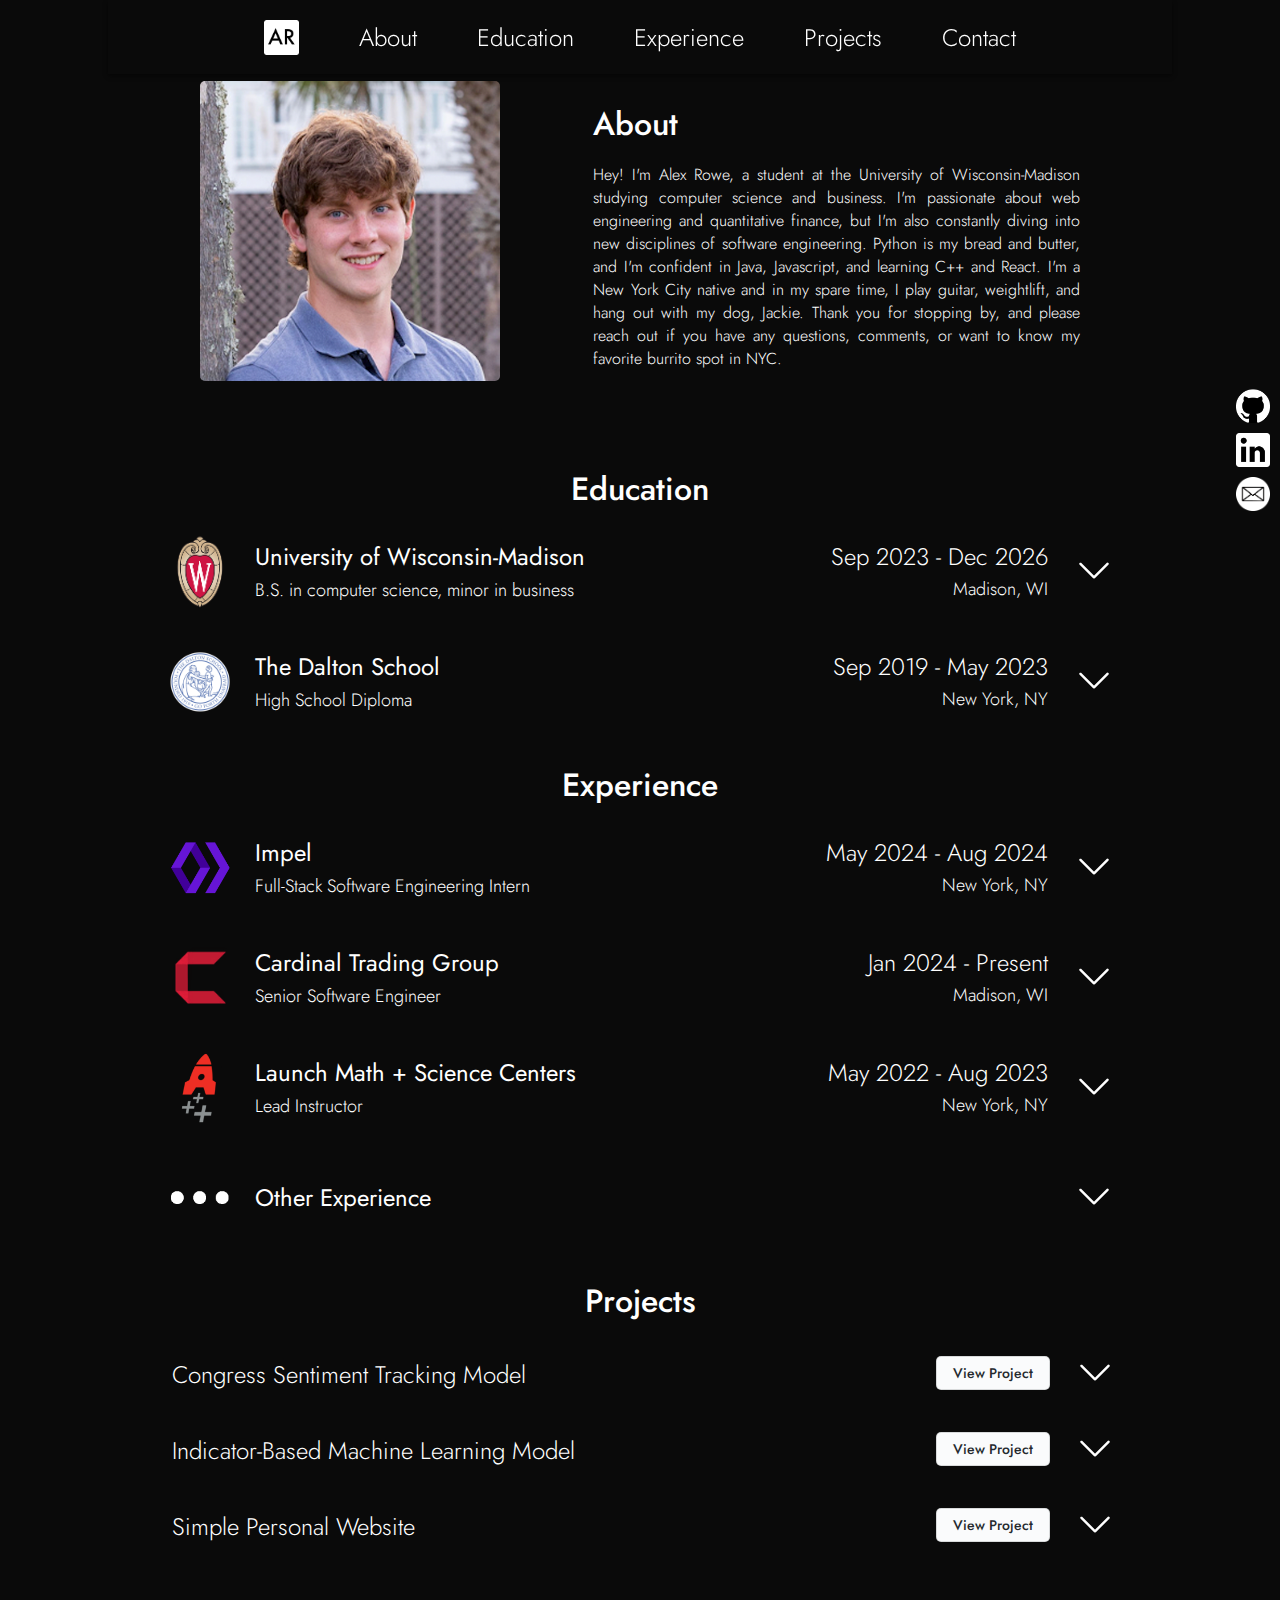
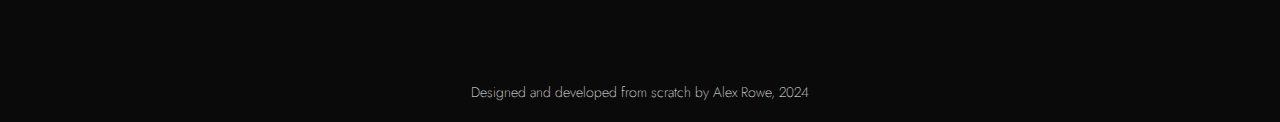
<file: index.html>
<!DOCTYPE html>
<html lang="en">

<!--
    TODO: Build out mobile version
    TODO: Refactor IDs of non-education elements for accordion use
    TODO: Add small contacts section to bottom of page?
    TODO: Fix lag on dropdown closing
-->

<head>
    <meta charset="UTF-8">
    <meta name="viewport" content="width=device-width, initial-scale=1.0">
    <link rel="stylesheet" href="style.css">
    <link rel="shortcut icon" href="imgs/favicon.ico" type="image/x-icon">
    <script src="script.js"></script>
    <title>Alex Rowe</title>
</head>
<body>
    <div id="navbar">
        <a href="#" class="nav-link">
            <img src="imgs/mainIcon.png" id="mainIcon">
        </a>
        <a href="#aboutHook" class="nav-link">About</a>
        <a href="#educationHook" class="nav-link">Education</a>
        <a href="#experienceHook" class="nav-link">Experience</a>
        <a href="#projectsContainer" class="nav-link">Projects</a>
        <a href="#" class="nav-link" id="contactNav">Contact</a>
    </div>

    <div id="socialbar">
        <a href="https://github.com/alexrowe12" target="_blank" rel="noopener noreferrer">
            <img class="socialbarImg" src="imgs/githubIcon.png">
        </a>
        <a href="https://www.linkedin.com/in/alexrowe12" target="_blank" rel="noopener noreferrer">
            <img class="socialbarImg" src="imgs/linkedinIcon.png">
        </a>
        <a href="mailto:arowe7@wisc.edu">
            <img class="socialbarImg" src="imgs/emailIcon.png">
        </a>
    </div>

    <div id="aboutHook"></div>

    <div id="aboutContainer">
        <div>
            <img id="headshot" src="imgs/headshot.png" alt="Headshot">
        </div>
        <div class="aboutSection">
            <h1 id="aboutTitle">About</h1>
            <p class="aboutText">
                Hey! I'm Alex Rowe, a student at the University of Wisconsin-Madison studying 
                computer science and business. I'm passionate about web engineering and quantitative
                finance, but I'm also constantly diving into new disciplines of software engineering.
                Python is my bread and butter, and I'm confident in Java, Javascript, and learning
                C++ and React. I'm a New York City native and in my spare time, I play guitar, 
                weightlift, and hang out with my dog, Jackie. Thank you for stopping by, and please 
                reach out if you have any questions, comments, or want to know my favorite burrito
                spot in NYC.
            </p>
        </div>
    </div>

    <div id="educationHook"></div>

    <div id="educationContainer">
        <h1 class="sectionTitle" style="margin-top: 0px">Education</h1>
        <div id="ew1">
            <div class="educationContent" id="ec1">
                <div id="leftAlignedContent">
                    <img src="imgs/uwLogo.png" class="educationLogo" alt="University of Wisconsin-Madison Logo">
                    <div id="educationText">
                        <p class="universityName" style="padding-top: 7px; padding-bottom: 3px;">
                            University of Wisconsin-Madison</p>
                        <p class="degreeInfo">B.S. in computer science, minor in business</p>
                    </div>
                </div>
                <div id="rightAlignedText">
                    <p class="additionalInfo" id="timestamp">Sep 2023 - Dec 2026</p>
                    <p class="additionalInfo" style="font-weight: 300; margin-top: 2px; font-size: 18px;">
                        Madison, WI</p>
                </div>
                <button class="dropdownButton" id="ddb1">
                    <img src="imgs/downArrowIcon.png" class="dropdownArrow" id="dda1">
                </button>
            </div>
            <div id="dropdownInfo1">
                <p class="dropdownText">- Studied computer science and a certificate in business at the University of Wisconsin-Madison</p>
                <p class="dropdownText">- Member of the Wisconsin AI Safety Initiative and Badger Solar Racing's firmware team</p>
            </div>
        </div>

        <div id="ew2">
            <div class="educationContent" id="ec2">
                <div id="leftAlignedContent">
                    <img src="imgs/daltonLogo.png" class="educationLogo" alt="The Dalton School logo">
                    <div id="educationText">
                        <p class="universityName" style="padding-top: 7px; padding-bottom: 3px;">
                            The Dalton School</p>
                        <div id="experienceHook"></div>
                        <p class="degreeInfo">High School Diploma</p>
                    </div>
                </div>
                <div id="rightAlignedText">
                    <p class="additionalInfo" id="timestamp">Sep 2019 - May 2023</p>
                    <p class="additionalInfo" style="font-weight: 300; margin-top: 2px; font-size: 18px;">
                        New York, NY</p>
                </div>
                <button class="dropdownButton" id="ddb2">
                    <img src="imgs/downArrowIcon.png" class="dropdownArrow" id="dda2">
                </button>
            </div>
            <div id="dropdownInfo2">
                <p class="dropdownText">- Attended the Dalton School, recipient of the Warren Hines Coaches Award</p>
                <p class="dropdownText">- Founder of the Finance Club, grew to over 50 active members and won the NY stock market game</p>
                <p class="dropdownText">- 12 season varsity athlete, 3 sport caption, playing soccer, wrestling, and baseball</p>
            </div>
        </div>
    </div>

    <div id="experienceContainer" style="padding-bottom: 0px;">
        <h1 class="sectionTitle" style="margin-top: 20px;">Experience</h1>

        <div id="ew3">
            <div class="educationContent" id="ec3">
                <div id="leftAlignedContent">
                    <img src="imgs/impelLogo.png" class="educationLogo" alt="Impel logo">
                    <div id="educationText">
                        <p class="universityName" style="padding-top: 7px; padding-bottom: 3px;">
                            <a href="https://impel.ai/" class="companyLink" target="_blank">Impel</a>
                        </p>
                        <p class="degreeInfo">Full-Stack Software Engineering Intern</p>
                    </div>
                </div>
                <div id="rightAlignedText">
                    <p class="additionalInfo" id="timestamp">May 2024 - Aug 2024</p>
                    <p class="additionalInfo" style="font-weight: 300; margin-top: 2px; font-size: 18px;">
                        New York, NY</p>
                </div>
                <button class="dropdownButton" id="ddb3">
                    <img src="imgs/downArrowIcon.png" class="dropdownArrow" id="dda3">
                </button>
            </div>
            <div id="dropdownInfo3">
                <p class="dropdownText">- Utilized AWS, React, Javascript, Python, and other technologies on a fast-paced startup's merchandising engineering team</p>
                <p class="dropdownText">- Completed 9 projects as a full-stack web engineer, ranging from UI changes to vulnerability mitigation</p>
                <p class="dropdownText">- Lead a full DNS propagation of a client-facing web app using various AWS applications</p>
            </div>
        </div>

        <div class="sectionSpacer"></div>

        <div id="ew4">
            <div class="educationContent" id="ec4">
                <div id="leftAlignedContent">
                    <img src="imgs/cardinalLogo.png" class="educationLogo" alt="Cardinal Trading Group Logo">
                    <div id="educationText">
                        <p class="universityName" style="padding-top: 7px; padding-bottom: 3px;">
                            <a href="https://cardinaltradinguw.com/" class="companyLink" target="_blank">Cardinal Trading Group</a>
                        </p>
                        <p class="degreeInfo">Senior Software Engineer</p>
                    </div>
                </div>
                <div id="rightAlignedText">
                    <p class="additionalInfo" id="timestamp">Jan 2024 - Present</p>
                    <p class="additionalInfo" style="font-weight: 300; margin-top: 2px; font-size: 18px;">Madison, WI</p>
                </div>
                <button class="dropdownButton" id="ddb4">
                    <img src="imgs/downArrowIcon.png" class="dropdownArrow" id="dda4">
                </button>
            </div>
            <div id="dropdownInfo4">
                <p class="dropdownText">- Designed user permission and authorization flows, leveraged DBaaS REST APIs, and deployed application with documentation to multi-stage environments using Python Flask, SQL, Docker, Kubernetes, and YAML.</p>
                <p class="dropdownText">- Collaborated with a group of 4 members to pitch a buy-side strategy, utilizing Bloomberg Terminal, Pandas, Scikit- Learn, and Matplotlib to generate materials.</p>
                <p class="dropdownText">- Engineered an equity trading model that utilizes congressional trade data and sentiment analysis to automate the execution of trading opportunities.</p>
            </div>
        </div>

        <div class="sectionSpacer"></div>

        <div id="ew5">
            <div class="educationContent" id="ec5">
                <div id="leftAlignedContent">
                    <img src="imgs/launchLogo.png" class="educationLogo" alt="Launch Math Logo">
                    <div id="educationText">
                        <p class="universityName" style="padding-top: 7px; padding-bottom: 3px;">
                            <a href="https://launchmath.com/" class="companyLink" target="_blank">Launch Math + Science Centers</a>
                        </p>
                        <p class="degreeInfo">Lead Instructor</p>
                    </div>
                </div>
                <div id="rightAlignedText">
                    <p class="additionalInfo" id="timestamp">May 2022 - Aug 2023</p>
                    <p class="additionalInfo" style="font-weight: 300; margin-top: 2px; font-size: 18px;">New York, NY</p>
                </div>
                <button class="dropdownButton" id="ddb5">
                    <img src="imgs/downArrowIcon.png" class="dropdownArrow" id="dda5">
                </button>
            </div>
            <div id="dropdownInfo5">
                <p class="dropdownText">- Taught full-time as the lead counselor of 10-15 children with a focus on fostering a deep understanding of STEM topics through project-based learning, leading to a promotion from outdoor assistant to full-time lead instructor.</p>
                <p class="dropdownText">- Collaborated with supervisors to design and implement curriculum, creating hands-on activities for 2nd, 3rd, and 4th graders, primarily in computer science and physics.</p>
            </div>
        </div>

        <div class="sectionSpacer"></div>

        <div id="ew6" style="width: 970px;">
            <div class="educationContent" id="ec6">
                <div id="leftAlignedContent">
                    <img src="imgs/otherLogo.png" class="educationLogo" alt="Other Experiences Logo">
                    <div id="educationText">
                        <p class="universityName" style="padding-top: 22px; padding-bottom: 3px;">Other Experience</p>
                        <p class="degreeInfo"></p>
                    </div>
                </div>
                <div id="rightAlignedText">
                    <p class="additionalInfo" id="timestamp"></p>
                    <p class="additionalInfo" style="font-weight: 300; margin-top: 2px; font-size: 18px;"></p>
                </div>
                <button class="dropdownButton" id="ddb6">
                    <img src="imgs/downArrowIcon.png" class="dropdownArrow" id="dda6">
                </button>
            </div>
            <div id="dropdownInfo6">
                <p class="dropdownText">- Amorino Gelato: served gelato, coffee, and baked goods to customers, as well as worked the register and stocked the freezers.</p>
                <p class="dropdownText">- Freelance Music Producer: produced, mixed, and mastered tracks across various genres, including hip-hop, rock, and electronic. I built my own brand, marketed, and sold my product to labels and independent artists alike.</p>
                <p class="dropdownText">- Counselor at Dalton Summer Camp: I worked with both the 3-5 year old and 5-7 year old group, learning the ins and outs of being employed as well as developing skills in education and childcare.</p>
            </div>
        </div>
    </div>

    <div id="projectsContainer">
        <h1 class="sectionTitle" style="margin-top: 20px;">Projects</h1>

        <div class="project" id="pd7">
            <div id="leftAlignedContent" class="projectLeft">
                <div id="educationText">
                    <p class="universityName" style="padding-top: 22px; padding-bottom: 7px; font-weight: 300;">Congress Sentiment Tracking Model</p>
                    <p class="degreeInfo"></p>
                </div>
            </div>
            <div id="rightAlignedText">
                <button class="button-4" id="vp1" onclick="openLink(1)">View Project</button>
            </div>
            <button class="dropdownButton" id="ddb7" style="padding-left: 20px;">
                <img src="imgs/downArrowIcon.png" class="dropdownArrow" id="dda7">
            </button>
        </div>
        <div id="dropdownInfo7" class="projectDropdown" style=" width: 1018px; max-width: 1018px; padding-top: 0px;padding-bottom: 0px;">
            <p class="dropdownText" style="padding-left: 22px;">- Designed and implemented a quantitative finance model utilizing congress stock purchase records and policitian social media sentiment analysis</p>
            <p class="dropdownText" style="padding-left: 22px;">- Led a team of 4 peers, generated 161% YOY return during paper trading tests</p>
            <p class="dropdownText" style="padding-left: 22px; padding-bottom: 20px;">- <span style="font-weight: 500;">Skills: </span>Python, selenium, sentiment analysis, AWS EC2, GPT-4o API</p>
        </div>

        <div class="project" id="pd8">
            <div id="leftAlignedContent" class="projectLeft">
                <div id="educationText">
                    <p class="universityName" style="padding-top: 22px; padding-bottom: 7px; font-weight: 300;">Indicator-Based Machine Learning Model</p>
                    <p class="degreeInfo"></p>
                </div>
            </div>
            <div id="rightAlignedText">
                <button class="button-4" id="vp1" onclick="openLink(2)">View Project</button>
            </div>
            <button class="dropdownButton" id="ddb8" style="padding-left: 20px;">
                <img src="imgs/downArrowIcon.png" class="dropdownArrow" id="dda8">
            </button>
        </div>
        <div id="dropdownInfo8" class="projectDropdown" style=" width: 1018px; max-width: 1018px; padding-top: 0px;padding-bottom: 0px;">
            <p class="dropdownText" style="padding-left: 22px;">- Created a robust weak-decision gradient-boosted linear regression model alongside a peer, integrating 5 indicators to maximize returns from trading financial assets, resulting in a 54% prediction success rate</p>
            <p class="dropdownText" style="padding-left: 22px;">- Implemented Pandas library and Binance API to predict a 15% asset price drop four months prior to its occurrence and built HTML front-end interface to display results</p>
            <p class="dropdownText" style="padding-left: 22px; padding-bottom: 20px;">- <span style="font-weight: 500;">Skills: </span>Machine learning, Pandas, Binance API, Scikitlearn, Python</p>
        </div>

        <div class="project" id="pd9">
            <div id="leftAlignedContent" class="projectLeft">
                <div id="educationText">
                    <p class="universityName" style="padding-top: 22px; padding-bottom: 7px; font-weight: 300;">Simple Personal Website</p>
                    <p class="degreeInfo"></p>
                </div>
            </div>
            <div id="rightAlignedText">
                <button class="button-4" id="vp1" onclick="openLink(3)">View Project</button>
            </div>
            <button class="dropdownButton" id="ddb9" style="padding-left: 20px;">
                <img src="imgs/downArrowIcon.png" class="dropdownArrow" id="dda9">
            </button>
        </div>
        <div id="dropdownInfo9" class="projectDropdown" style=" width: 1018px; max-width: 1018px; padding-top: 0px;padding-bottom: 0px;">
            <p class="dropdownText" style="padding-left: 22px;">- Built a portfolio website from scratch to display relevant experience and projects, hosted online</p>
            <p class="dropdownText" style="padding-left: 22px; padding-bottom: 20px;">- <span style="font-weight: 500;">Skills: </span>JavaScript, HTML5, CSS, Figma, React</p>
        </div>
    </div>

    <div style="margin: 100px;"></div>
    <div id="footer">
        <p id="footerText">Designed and developed from scratch by Alex Rowe, 2024</p>
    </div>

    <div id="wipWrapper">
        <img src="imgs/xIcon.png" id="closeWip">
        <p id="wipTitle">Note:</p>
        <p id="wipText">
            My site is currently a work in progress. Improvements to the site's responsiveness, design, and mobile view are coming soon, stay tuned!
        </p>
    </div>
</body>
</html>
</file>
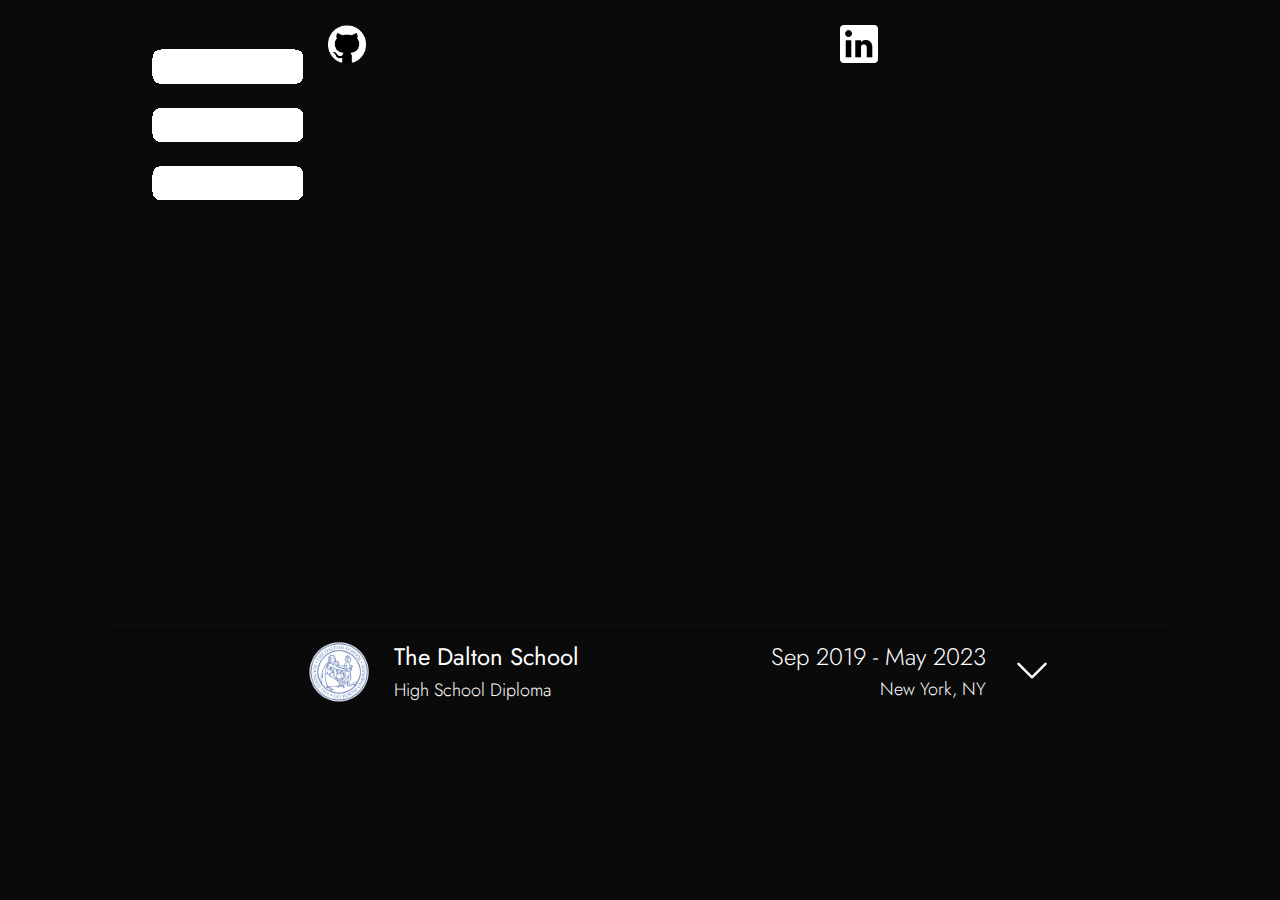
<file: mobile/index.html>
<!DOCTYPE html>
<html lang="en">

<!--
    TODO: Build out mobile version
    TODO: Refactor IDs of non-education elements for accordion use
    TODO: Add small contacts section to bottom of page?
    TODO: Fix lag on dropdown closing
-->

<head>
    <meta charset="UTF-8">
    <meta name="viewport" content="width=device-width, initial-scale=1.0">
    <link rel="stylesheet" href="style.css">
    <link rel="shortcut icon" href="imgs/favicon.ico" type="image/x-icon">
    <script src="script.js"></script>
    <title>Alex Rowe</title>
</head>
<body>
    <div id="navbar">
        <!-- <a href="#" class="nav-link">
            <img src="imgs/mainIcon.png" id="mainIcon">
        </a>
        <a href="#aboutHook" class="nav-link">About</a>
        <a href="#educationHook" class="nav-link">Education</a>
        <a href="#experienceHook" class="nav-link">Experience</a>
        <a href="#projectsContainer" class="nav-link">Projects</a>
        <a href="#" class="nav-link" id="contactNav">Contact</a> -->

        <img src="imgs/navbarLogo.png" class="navBarImg navBarIcon">

        <a href="https://github.com/alexrowe12" target="_blank" rel="noopener noreferrer" class="navBarIcon">
            <img class="navBarImg" src="imgs/githubIcon.png">
        </a>
        <a href="https://www.linkedin.com/in/alexrowe12" target="_blank" rel="noopener noreferrer" class="navBarIcon">
            <img class="navBarImg" src="imgs/linkedinIcon.png">
        </a>
        <a href="mailto:arowe7@wisc.edu">
            <img class="navBarImg" src="imgs/emailIcon.png" class="navBarIcon">
        </a>
    </div>

    <div id="aboutHook"></div>

    <div id="aboutContainer">
        <div class="aboutSection">
            <h1 id="aboutTitle">About</h1>
            <p class="aboutText">
                Hey! I'm Alex Rowe, a student at the University of Wisconsin-Madison studying 
                computer science and business. I'm passionate about web engineering and quantitative
                finance, but I'm also constantly diving into new disciplines of software engineering.
                Python is my bread and butter, and I'm confident in Java, Javascript, and learning
                C++ and React. I'm a New York City native and in my spare time, I play guitar, 
                weightlift, and hang out with my dog, Jackie. Thank you for stopping by, and please 
                reach out if you have any questions, comments, or want to know my favorite burrito
                spot in NYC.
            </p>
        </div>
    </div>

    <div id="educationHook"></div>

    <div id="educationContainer">
        <h1 class="sectionTitle" style="margin-top: 0px">Education</h1>
        <div id="ew1" class="contentSection">
            <div class="educationContent" id="ec1">
                <div id="leftAlignedContent">
                    <!-- <img src="imgs/uwLogo.png" class="educationLogo" alt="University of Wisconsin-Madison Logo"> -->
                    <div id="educationText">
                        <p class="universityName" style="padding-top: 7px; padding-bottom: 3px;">
                            UW-Madison</p>
                        <p class="degreeInfo">B.S. in computer science</p>
                    </div>
                </div>
                <!-- <div id="rightAlignedText">
                    <p class="additionalInfo" id="timestamp">Sep 2023 - Dec 2026</p>
                    <p class="additionalInfo" style="font-weight: 300; margin-top: 2px; font-size: 18px;">
                        Madison, WI</p>
                </div> -->
                <button class="dropdownButton" id="ddb1">
                    <img src="imgs/downArrowIcon.png" class="dropdownArrow" id="dda1">
                </button>
            </div>
            <div id="dropdownInfo1">

                <!-- TODO: You are here, add dropdown title info to dropdown div and test -->

                <p class="dropdownText">- Studied computer science and a certificate in business at the University of Wisconsin-Madison</p>
                <p class="dropdownText">- Member of the Wisconsin AI Safety Initiative and Badger Solar Racing's firmware team</p>
            </div>
        </div>

        <div id="ew2">
            <div class="educationContent" id="ec2">
                <div id="leftAlignedContent">
                    <img src="imgs/daltonLogo.png" class="educationLogo" alt="The Dalton School logo">
                    <div id="educationText">
                        <p class="universityName" style="padding-top: 7px; padding-bottom: 3px;">
                            The Dalton School</p>
                        <div id="experienceHook"></div>
                        <p class="degreeInfo">High School Diploma</p>
                    </div>
                </div>
                <div id="rightAlignedText">
                    <p class="additionalInfo" id="timestamp">Sep 2019 - May 2023</p>
                    <p class="additionalInfo" style="font-weight: 300; margin-top: 2px; font-size: 18px;">
                        New York, NY</p>
                </div>
                <button class="dropdownButton" id="ddb2">
                    <img src="imgs/downArrowIcon.png" class="dropdownArrow" id="dda2">
                </button>
            </div>
            <div id="dropdownInfo2">
                <p class="dropdownText">- Attended the Dalton School, recipient of the Warren Hines Coaches Award</p>
                <p class="dropdownText">- Founder of the Finance Club, grew to over 50 active members and won the NY stock market game</p>
                <p class="dropdownText">- 12 season varsity athlete, 3 sport caption, playing soccer, wrestling, and baseball</p>
            </div>
        </div>
    </div>
<!--
    <div id="experienceContainer" style="padding-bottom: 0px;">
        <h1 class="sectionTitle" style="margin-top: 20px;">Experience</h1>

        <div id="ew3">
            <div class="educationContent" id="ec3">
                <div id="leftAlignedContent">
                    <img src="imgs/impelLogo.png" class="educationLogo" alt="Impel logo">
                    <div id="educationText">
                        <p class="universityName" style="padding-top: 7px; padding-bottom: 3px;">
                            <a href="https://impel.ai/" class="companyLink" target="_blank">Impel</a>
                        </p>
                        <p class="degreeInfo">Full-Stack Software Engineering Intern</p>
                    </div>
                </div>
                <div id="rightAlignedText">
                    <p class="additionalInfo" id="timestamp">May 2024 - Aug 2024</p>
                    <p class="additionalInfo" style="font-weight: 300; margin-top: 2px; font-size: 18px;">
                        New York, NY</p>
                </div>
                <button class="dropdownButton" id="ddb3">
                    <img src="imgs/downArrowIcon.png" class="dropdownArrow" id="dda3">
                </button>
            </div>
            <div id="dropdownInfo3">
                <p class="dropdownText">- Utilized AWS, React, Javascript, Python, and other technologies on a fast-paced startup's merchandising engineering team</p>
                <p class="dropdownText">- Completed 9 projects as a full-stack web engineer, ranging from UI changes to vulnerability mitigation</p>
                <p class="dropdownText">- Lead a full DNS propagation of a client-facing web app using various AWS applications</p>
            </div>
        </div>

        <div class="sectionSpacer"></div>

        <div id="ew4">
            <div class="educationContent" id="ec4">
                <div id="leftAlignedContent">
                    <img src="imgs/cardinalLogo.png" class="educationLogo" alt="Cardinal Trading Group Logo">
                    <div id="educationText">
                        <p class="universityName" style="padding-top: 7px; padding-bottom: 3px;">
                            <a href="https://cardinaltradinguw.com/" class="companyLink" target="_blank">Cardinal Trading Group</a>
                        </p>
                        <p class="degreeInfo">Senior Software Engineer</p>
                    </div>
                </div>
                <div id="rightAlignedText">
                    <p class="additionalInfo" id="timestamp">Jan 2024 - Present</p>
                    <p class="additionalInfo" style="font-weight: 300; margin-top: 2px; font-size: 18px;">Madison, WI</p>
                </div>
                <button class="dropdownButton" id="ddb4">
                    <img src="imgs/downArrowIcon.png" class="dropdownArrow" id="dda4">
                </button>
            </div>
            <div id="dropdownInfo4">
                <p class="dropdownText">- Designed user permission and authorization flows, leveraged DBaaS REST APIs, and deployed application with documentation to multi-stage environments using Python Flask, SQL, Docker, Kubernetes, and YAML.</p>
                <p class="dropdownText">- Collaborated with a group of 4 members to pitch a buy-side strategy, utilizing Bloomberg Terminal, Pandas, Scikit- Learn, and Matplotlib to generate materials.</p>
                <p class="dropdownText">- Engineered an equity trading model that utilizes congressional trade data and sentiment analysis to automate the execution of trading opportunities.</p>
            </div>
        </div>

        <div class="sectionSpacer"></div>

        <div id="ew5">
            <div class="educationContent" id="ec5">
                <div id="leftAlignedContent">
                    <img src="imgs/launchLogo.png" class="educationLogo" alt="Launch Math Logo">
                    <div id="educationText">
                        <p class="universityName" style="padding-top: 7px; padding-bottom: 3px;">
                            <a href="https://launchmath.com/" class="companyLink" target="_blank">Launch Math + Science Centers</a>
                        </p>
                        <p class="degreeInfo">Lead Instructor</p>
                    </div>
                </div>
                <div id="rightAlignedText">
                    <p class="additionalInfo" id="timestamp">May 2022 - Aug 2023</p>
                    <p class="additionalInfo" style="font-weight: 300; margin-top: 2px; font-size: 18px;">New York, NY</p>
                </div>
                <button class="dropdownButton" id="ddb5">
                    <img src="imgs/downArrowIcon.png" class="dropdownArrow" id="dda5">
                </button>
            </div>
            <div id="dropdownInfo5">
                <p class="dropdownText">- Taught full-time as the lead counselor of 10-15 children with a focus on fostering a deep understanding of STEM topics through project-based learning, leading to a promotion from outdoor assistant to full-time lead instructor.</p>
                <p class="dropdownText">- Collaborated with supervisors to design and implement curriculum, creating hands-on activities for 2nd, 3rd, and 4th graders, primarily in computer science and physics.</p>
            </div>
        </div>

        <div class="sectionSpacer"></div>

        <div id="ew6" style="width: 970px;">
            <div class="educationContent" id="ec6">
                <div id="leftAlignedContent">
                    <img src="imgs/otherLogo.png" class="educationLogo" alt="Other Experiences Logo">
                    <div id="educationText">
                        <p class="universityName" style="padding-top: 22px; padding-bottom: 3px;">Other Experience</p>
                        <p class="degreeInfo"></p>
                    </div>
                </div>
                <div id="rightAlignedText">
                    <p class="additionalInfo" id="timestamp"></p>
                    <p class="additionalInfo" style="font-weight: 300; margin-top: 2px; font-size: 18px;"></p>
                </div>
                <button class="dropdownButton" id="ddb6">
                    <img src="imgs/downArrowIcon.png" class="dropdownArrow" id="dda6">
                </button>
            </div>
            <div id="dropdownInfo6">
                <p class="dropdownText">- Amorino Gelato: served gelato, coffee, and baked goods to customers, as well as worked the register and stocked the freezers.</p>
                <p class="dropdownText">- Freelance Music Producer: produced, mixed, and mastered tracks across various genres, including hip-hop, rock, and electronic. I built my own brand, marketed, and sold my product to labels and independent artists alike.</p>
                <p class="dropdownText">- Counselor at Dalton Summer Camp: I worked with both the 3-5 year old and 5-7 year old group, learning the ins and outs of being employed as well as developing skills in education and childcare.</p>
            </div>
        </div>
    </div>

    <div id="projectsContainer">
        <h1 class="sectionTitle" style="margin-top: 20px;">Projects</h1>

        <div class="project" id="pd7">
            <div id="leftAlignedContent" class="projectLeft">
                <div id="educationText">
                    <p class="universityName" style="padding-top: 22px; padding-bottom: 7px; font-weight: 300;">Congress Sentiment Tracking Model</p>
                    <p class="degreeInfo"></p>
                </div>
            </div>
            <div id="rightAlignedText">
                <button class="button-4" id="vp1" onclick="openLink(1)">View Project</button>
            </div>
            <button class="dropdownButton" id="ddb7" style="padding-left: 20px;">
                <img src="imgs/downArrowIcon.png" class="dropdownArrow" id="dda7">
            </button>
        </div>
        <div id="dropdownInfo7" class="projectDropdown" style=" width: 1018px; max-width: 1018px; padding-top: 0px;padding-bottom: 0px;">
            <p class="dropdownText" style="padding-left: 22px;">- Designed and implemented a quantitative finance model utilizing congress stock purchase records and policitian social media sentiment analysis</p>
            <p class="dropdownText" style="padding-left: 22px;">- Led a team of 4 peers, generated 161% YOY return during paper trading tests</p>
            <p class="dropdownText" style="padding-left: 22px; padding-bottom: 20px;">- <span style="font-weight: 500;">Skills: </span>Python, selenium, sentiment analysis, AWS EC2, GPT-4o API</p>
        </div>

        <div class="project" id="pd8">
            <div id="leftAlignedContent" class="projectLeft">
                <div id="educationText">
                    <p class="universityName" style="padding-top: 22px; padding-bottom: 7px; font-weight: 300;">Indicator-Based Machine Learning Model</p>
                    <p class="degreeInfo"></p>
                </div>
            </div>
            <div id="rightAlignedText">
                <button class="button-4" id="vp1" onclick="openLink(2)">View Project</button>
            </div>
            <button class="dropdownButton" id="ddb8" style="padding-left: 20px;">
                <img src="imgs/downArrowIcon.png" class="dropdownArrow" id="dda8">
            </button>
        </div>
        <div id="dropdownInfo8" class="projectDropdown" style=" width: 1018px; max-width: 1018px; padding-top: 0px;padding-bottom: 0px;">
            <p class="dropdownText" style="padding-left: 22px;">- Created a robust weak-decision gradient-boosted linear regression model alongside a peer, integrating 5 indicators to maximize returns from trading financial assets, resulting in a 54% prediction success rate</p>
            <p class="dropdownText" style="padding-left: 22px;">- Implemented Pandas library and Binance API to predict a 15% asset price drop four months prior to its occurrence and built HTML front-end interface to display results</p>
            <p class="dropdownText" style="padding-left: 22px; padding-bottom: 20px;">- <span style="font-weight: 500;">Skills: </span>Machine learning, Pandas, Binance API, Scikitlearn, Python</p>
        </div>

        <div class="project" id="pd9">
            <div id="leftAlignedContent" class="projectLeft">
                <div id="educationText">
                    <p class="universityName" style="padding-top: 22px; padding-bottom: 7px; font-weight: 300;">Simple Personal Website</p>
                    <p class="degreeInfo"></p>
                </div>
            </div>
            <div id="rightAlignedText">
                <button class="button-4" id="vp1" onclick="openLink(3)">View Project</button>
            </div>
            <button class="dropdownButton" id="ddb9" style="padding-left: 20px;">
                <img src="imgs/downArrowIcon.png" class="dropdownArrow" id="dda9">
            </button>
        </div>
        <div id="dropdownInfo9" class="projectDropdown" style=" width: 1018px; max-width: 1018px; padding-top: 0px;padding-bottom: 0px;">
            <p class="dropdownText" style="padding-left: 22px;">- Built a portfolio website from scratch to display relevant experience and projects, hosted online</p>
            <p class="dropdownText" style="padding-left: 22px; padding-bottom: 20px;">- <span style="font-weight: 500;">Skills: </span>JavaScript, HTML5, CSS, Figma, React</p>
        </div>
    </div>

    <div style="margin: 100px;"></div>
    <div id="footer">
        <p id="footerText">Designed and developed from scratch by Alex Rowe, 2024</p>
    </div>

    <div id="wipWrapper">
        <img src="imgs/xIcon.png" id="closeWip">
        <p id="wipTitle">Note:</p>
        <p id="wipText">
            My site is currently a work in progress. Improvements to the site's responsiveness, design, and mobile view are coming soon, stay tuned!
        </p>
    </div>
</body>
</html>
</file>
<file: style.css>
/**
 * Copyright 2024 alexrowe
 * 
 * Licensed under the Apache License, Version 2.0 (the "License");
 * you may not use this file except in compliance with the License.
 * You may obtain a copy of the License at
 * 
 *     http://www.apache.org/licenses/LICENSE-2.0
 * 
 * Unless required by applicable law or agreed to in writing, software
 * distributed under the License is distributed on an "AS IS" BASIS,
 * WITHOUT WARRANTIES OR CONDITIONS OF ANY KIND, either express or implied.
 * See the License for the specific language governing permissions and
 * limitations under the License.
 */

/* 
    TODO: Refactor IDs and classes of non-education elements
    TODO: Fix lag on closing dropdown
 */

 @import url('https://fonts.googleapis.com/css2?family=Jost:ital,wght@0,100..900;1,100..900&display=swap');

/* Generics */
html, body {
    background-color: rgb(10, 10, 10);
    margin: 0;
    padding: 0;
    height: 100%;
    scroll-behavior: smooth;
}

/* Navbar */
#navbar {
    position: fixed;
    display: flex;
    justify-content: center;
    background: rgb(10, 10, 10);
    padding: 10px 20px;
    font-size: 24px;
    width: 80%;
    left: 0;
    right: 0;
    margin-left: auto;
    margin-right: auto;
    box-shadow: 0 2px 4px rgba(0,0,0,0.5);
    z-index: 1000;
    padding-top: 20px;
}
.nav-link {
    color: white;
    padding: 0 30px;
    text-decoration: none;
    font-family: 'Jost', sans-serif;
    transition: color 0.2s ease-in-out;
    font-weight: 300;
}
.nav-link:hover {
    transition: 0.2s;
    color: rgb(153, 153, 153);
}
#mainIcon {
    width: 35px;
}
#aboutHook {
    padding-top: 80px;
}

/* Social Bar */
#socialbar {
    position: fixed;
    top: 50%;
    right: 0;
    transform: translateY(-50%);
    display: flex;
    flex-direction: column;
    padding: 10px;
    z-index: 1000;
}
#socialbar a {
    display: block;
    margin: 5px 0;
}
.socialbarImg {
    width: 34px;
    height: auto;
    display: block;
    opacity: 1.0;
    transition: all 0.2s ease-in-out;
}
.socialbarImg:hover {
    opacity: 0.5;
}
@keyframes shake {
    0% { transform: translateX(0); }
    25% { transform: translateX(-10px); }
    50% { transform: translateX(10px); }
    75% { transform: translateX(-10px); }
    100% { transform: translateX(0); }
}
.shaker {
    animation: shake 0.3s;
}

/* About section */
#aboutContainer {
    display: flex;
    flex-direction: row;
    align-items: center;
    justify-content: space-around;
    padding: 10px;
    padding-top: 0px;
    max-width: 974px;
    margin: 0 auto;
}
#headshot {
    width: 300px;
    height: 300px;
    object-fit: cover;
    border-radius: 5px;
}
.aboutSection {
    width: 50%;
}
#aboutTitle {
    text-align: left;
    margin-bottom: 0px;
    color: white;
    font-family: 'Jost', sans-serif;
    font-weight: 500;
}
.aboutText {
    text-align: justify;
    color: white;
    font-family: 'Jost', sans-serif;
    font-weight: 300;
}

/* Education */
#educationContainer {
    max-width: 974px;
    margin: 0 auto;
    padding: 20px;
    padding-top: 0px;
    padding-bottom: 0px;
    display: flex;
    flex-direction: column;
    align-items: center;
    font-family: 'Jost', sans-serif;
    color: white;
}
#educationHook {
    height: 70px;
}
.sectionTitle {
    text-align: center;
    margin-bottom: 10px;
    margin-top: 40px;
    font-weight: 500;
    color: white;
    font-family: 'Jost', sans-serif;
}
.educationContent {
    display: flex;
    align-items: flex-start;
    justify-content: space-between;
    width: 100%;
    transition: all 0.2s linear;
    padding-top: 10px;
    padding-bottom: 10px;
}
#leftAlignedContent {
    display: flex;
    align-items: flex-start;
}
.educationLogo {
    width: 80px;
    margin-right: 15px;
    margin-left: 5px;
}
#educationText {
    display: flex;
    flex-direction: column;
    justify-content: flex-start;
}
.universityName {
    font-weight: 400;
    margin: 0;
    font-size: 24px;
}
.degreeInfo {
    font-size: 18px;
    font-weight: 300;
    margin: 0;
}
#rightAlignedText {
    display: flex;
    flex-direction: column;
    align-items: flex-end;
    justify-content: flex-start;
    margin-left: auto;
}
.additionalInfo {
    margin: 0;
    padding-right: 15px
}
#timestamp {
    font-size: 24px;
    font-weight: 300;
    padding-top: 7px;
}
.dropdownArrow {
    height: 50px;
    opacity: 1.0;
    transition: all 0.2s linear;
    margin-top: 11px;
}
.dropdownArrow:hover {
    opacity: 0.5;
}
.dropdownButton {
    background: none;
    border: 0px;
}
#dropdownInfo1, #dropdownInfo2, #dropdownInfo3, #dropdownInfo4, #dropdownInfo5, #dropdownInfo6, #dropdownInfo7, #dropdownInfo8, #dropdownInfo9 {
    color: white;
    background-color: rgb(26, 26, 26);
    font-weight: 300;
    font-size: 18px;
    font-family: 'Jost', sans-serif;
    text-align: left;
    padding: 10px;
    padding-bottom: 0px;
    margin-top: 0px;
    width: 950px;
    max-width: 950px;
    visibility: hidden;
    transition: all 0.5s linear;
    max-height: 0px;
    overflow: hidden;
}
#dropdownInfo1.show, #dropdownInfo2.show, #dropdownInfo3.show, #dropdownInfo4.show, #dropdownInfo5.show, #dropdownInfo6.show, #dropdownInfo7.show, #dropdownInfo8.show, #dropdownInfo9.show {
    visibility: visible;
    max-height: 1000px;
    transition: all 0.5s ease-out;
}
.dropdownText {
    margin: 10px;
    margin-top: 0px;
    font-weight: 300;

}

/* Experience section */
#experienceContainer {
    max-width: 974px;
    margin: 0 auto;
    padding: 20px;
    padding-top: 0px;
    display: flex;
    flex-direction: column;
    align-items: center;
    font-family: 'Jost', sans-serif;
    color: white;
}
.companyLink {
    text-decoration: none;
    transition: color 0.2s ease-in-out;
    color: white;
}
.companyLink:hover {
    color:rgb(153, 153, 153);
}

/* Projects */
#projectsContainer {
    max-width: 974px;
    margin: 0 auto;
    padding: 20px;
    padding-top: 0px;
    display: flex;
    flex-direction: column;
    align-items: center;
    font-family: 'Jost', sans-serif;
    color: white;
}
.project {
    display: flex;
    align-items: center;
    justify-content: center;
    width: 100%;
    transition: all 0.2s linear;
    padding-top: 0px;
    padding-bottom: 10px;
    padding-left: 30px;
    padding-right: 33px;
}
.projectLeft {
    padding-left: 20px;
}
.projectDropdownText {
    padding-left: 17px;
}
.button-4 {
    appearance: none;
    background-color: #FAFBFC;
    border: 1px solid rgba(27, 31, 35, 0.15);
    border-radius: 5px;
    box-shadow: rgba(27, 31, 35, 0.04) 0 1px 0, rgba(255, 255, 255, 0.25) 0 1px 0 inset;
    box-sizing: border-box;
    color: #24292E;
    cursor: pointer;
    display: inline-block;
    font-family: 'Jost', sans-serif;
    font-size: 14px;
    font-weight: 500;
    line-height: 20px;
    list-style: none;
    padding: 6px 16px;
    position: relative;
    transition: background-color 0.2s cubic-bezier(0.3, 0, 0.5, 1);
    margin-top: 11px;
}
.button-4:hover {
    background-color: rgb(153, 153, 153);
    text-decoration: none;
    transition-duration: 0.2s;
    transition-timing-function: ease-in-out;
}

/* Footer */
#footer {
    align-items: center;
    height: 40px
}
#footerText {
    font-family: 'Jost', sans-serif;
    text-align: center;
    color: white;
    font-weight: 200;
    font-size: 14px;
    margin-bottom: 30px;
}

/* WIP Banner */
#wipWrapper {
    background-color: orange;
    height: 130px;
    width: 350px;
    position: fixed;
    bottom: 0;
    left: 0;
    margin-left: 20px;
    margin-bottom: 20px;
    opacity: 0;
    border-radius: 5px;
    transition: all 0.3s linear;
}
#wipWrapper.show {
    opacity: 0.9;
}
#closeWip {
    height: 15px;
    width: 15px;
    margin-top: 10px;
    margin-right: 10px;
    right: 0;
    position: absolute;
    transition: all 0.1s linear;
}
#closeWip:hover {
    opacity: 0.5;
}
#wipTitle {
    font-family: 'Jost', sans-serif;
    margin: 10px;
    margin-bottom: 0px;
    font-size: 30px;
    font-weight: 500;
}
#wipText {
    font-family: 'Jost', sans-serif;
    margin-left: 10px;
    margin-top: 0px;
    font-size: 15px;
    font-weight: 300;
}
</file>
<file: mobile/style.css>
/**
 * Copyright 2024 alexrowe
 * 
 * Licensed under the Apache License, Version 2.0 (the "License");
 * you may not use this file except in compliance with the License.
 * You may obtain a copy of the License at
 * 
 *     http://www.apache.org/licenses/LICENSE-2.0
 * 
 * Unless required by applicable law or agreed to in writing, software
 * distributed under the License is distributed on an "AS IS" BASIS,
 * WITHOUT WARRANTIES OR CONDITIONS OF ANY KIND, either express or implied.
 * See the License for the specific language governing permissions and
 * limitations under the License.
 */

/* 
    TODO: Refactor IDs and classes of non-education elements
    TODO: Fix lag on closing dropdown
 */

 @import url('https://fonts.googleapis.com/css2?family=Jost:ital,wght@0,100..900;1,100..900&display=swap');

/* Generics */
html, body {
    background-color: rgb(10, 10, 10);
    margin: 0;
    padding: 0;
    height: 100%;
    scroll-behavior: smooth;
}
.contentSection {
    max-width: 80%;
    width: 80%;
}

/* Navbar */
#navbar {
    position: fixed;
    display: flex;
    justify-content: space-between;
    background: rgb(10, 10, 10);
    padding: 10px 20px;
    font-size: 24px;
    width: 80%;
    left: 0;
    right: 0;
    margin-left: auto;
    margin-right: auto;
    box-shadow: 0 2px 4px rgba(0,0,0,0.5);
    z-index: 1000;
    padding-top: 20px;
}
#navbarLogo {
    width: 10%;
}
.nav-link {
    color: white;
    padding: 0 30px;
    text-decoration: none;
    font-family: 'Jost', sans-serif;
    transition: color 0.2s ease-in-out;
    font-weight: 300;
}
.nav-link:hover {
    transition: 0.2s;
    color: rgb(153, 153, 153);
}
#mainIcon {
    width: 35px;
}
#aboutHook {
    padding-top: 80px;
}

/* Social Bar */
#socialbar {
    position: fixed;
    top: 50%;
    right: 0;
    transform: translateY(-50%);
    display: flex;
    flex-direction: column;
    padding: 10px;
    z-index: 1000;
}
.navBarIcon {
    display: block;
    margin: 5px 0;
}
.navBarImg {
    height: auto;
    display: block;
    opacity: 1.0;
    transition: all 0.2s ease-in-out;
}
.navBarImg:hover {
    opacity: 0.5;
}
@keyframes shake {
    0% { transform: translateX(0); }
    25% { transform: translateX(-10px); }
    50% { transform: translateX(10px); }
    75% { transform: translateX(-10px); }
    100% { transform: translateX(0); }
}
.shaker {
    animation: shake 0.3s;
}

/* About section */
#aboutContainer {
    display: flex;
    flex-direction: row;
    align-items: center;
    justify-content: space-around;
    padding: 10px;
    padding-top: 0px;
    max-width: 80%;
    margin: 0 auto;
}
#headshot {
    width: 300px;
    height: 300px;
    object-fit: cover;
    border-radius: 5px;
}
.aboutSection {
    width: 80%;
}
#aboutTitle {
    text-align: center;
    margin-bottom: 0px;
    color: white;
    font-family: 'Jost', sans-serif;
    font-weight: 500;
}
.aboutText {
    text-align: justify;
    color: white;
    font-family: 'Jost', sans-serif;
    font-weight: 300;
}

/* Education */
#educationContainer {
    max-width: 80%;
    margin: 0 auto;
    padding: 20px;
    padding-top: 0px;
    padding-bottom: 0px;
    display: flex;
    flex-direction: column;
    align-items: center;
    font-family: 'Jost', sans-serif;
    color: white;
}
#educationHook {
    height: 70px;
    width: 80%;
}
.sectionTitle {
    text-align: center;
    margin-bottom: 10px;
    margin-top: 40px;
    font-weight: 500;
    color: white;
    font-family: 'Jost', sans-serif;
}
.educationContent {
    display: flex;
    align-items: flex-start;
    justify-content: space-between;
    width: 100%;
    transition: all 0.2s linear;
    padding: 5%;
}
#leftAlignedContent {
    display: flex;
    align-items: flex-start;
}
.educationLogo {
    width: 80px;
    margin-right: 15px;
    margin-left: 5px;
}
#educationText {
    display: flex;
    flex-direction: column;
    justify-content: flex-start;
}
.universityName {
    font-weight: 400;
    margin: 0;
    font-size: 24px;
}
.degreeInfo {
    font-size: 18px;
    font-weight: 300;
    margin: 0;
}
#rightAlignedText {
    display: flex;
    flex-direction: column;
    align-items: flex-end;
    justify-content: flex-start;
    margin-left: auto;
}
.additionalInfo {
    margin: 0;
    padding-right: 15px
}
#timestamp {
    font-size: 24px;
    font-weight: 300;
    padding-top: 7px;
}
.dropdownArrow {
    height: 50px;
    opacity: 1.0;
    transition: all 0.2s linear;
    margin-top: 11px;
}
.dropdownArrow:hover {
    opacity: 0.5;
}
.dropdownButton {
    background: none;
    border: 0px;
}
#dropdownInfo1, #dropdownInfo2, #dropdownInfo3, #dropdownInfo4, #dropdownInfo5, #dropdownInfo6, #dropdownInfo7, #dropdownInfo8, #dropdownInfo9 {
    color: white;
    background-color: rgb(26, 26, 26);
    font-weight: 300;
    font-size: 18px;
    font-family: 'Jost', sans-serif;
    text-align: left;
    padding: 10px;
    padding-bottom: 0px;
    margin-top: 0px;
    width: 80%;
    max-width: 80%;
    visibility: hidden;
    transition: all 0.5s linear;
    max-height: 0px;
    overflow: hidden;
}
#dropdownInfo1.show, #dropdownInfo2.show, #dropdownInfo3.show, #dropdownInfo4.show, #dropdownInfo5.show, #dropdownInfo6.show, #dropdownInfo7.show, #dropdownInfo8.show, #dropdownInfo9.show {
    visibility: visible;
    max-height: 1000px;
    transition: all 0.5s ease-out;
}
.dropdownText {
    margin: 10px;
    margin-top: 0px;
    font-weight: 300;

}

/* Experience section */
#experienceContainer {
    max-width: 80%;
    margin: 0 auto;
    padding: 20px;
    padding-top: 0px;
    display: flex;
    flex-direction: column;
    align-items: center;
    font-family: 'Jost', sans-serif;
    color: white;
}
.companyLink {
    text-decoration: none;
    transition: color 0.2s ease-in-out;
    color: white;
}
.companyLink:hover {
    color:rgb(153, 153, 153);
}

/* Projects */
#projectsContainer {
    max-width: 80%;
    margin: 0 auto;
    padding: 20px;
    padding-top: 0px;
    display: flex;
    flex-direction: column;
    align-items: center;
    font-family: 'Jost', sans-serif;
    color: white;
}
.project {
    display: flex;
    align-items: center;
    justify-content: center;
    width: 100%;
    transition: all 0.2s linear;
    padding-top: 0px;
    padding-bottom: 10px;
    padding-left: 30px;
    padding-right: 33px;
}
.projectLeft {
    padding-left: 20px;
}
.projectDropdownText {
    padding-left: 17px;
}
.button-4 {
    appearance: none;
    background-color: #FAFBFC;
    border: 1px solid rgba(27, 31, 35, 0.15);
    border-radius: 5px;
    box-shadow: rgba(27, 31, 35, 0.04) 0 1px 0, rgba(255, 255, 255, 0.25) 0 1px 0 inset;
    box-sizing: border-box;
    color: #24292E;
    cursor: pointer;
    display: inline-block;
    font-family: 'Jost', sans-serif;
    font-size: 14px;
    font-weight: 500;
    line-height: 20px;
    list-style: none;
    padding: 6px 16px;
    position: relative;
    transition: background-color 0.2s cubic-bezier(0.3, 0, 0.5, 1);
    margin-top: 11px;
}
.button-4:hover {
    background-color: rgb(153, 153, 153);
    text-decoration: none;
    transition-duration: 0.2s;
    transition-timing-function: ease-in-out;
}

/* Footer */
#footer {
    align-items: center;
    height: 40px
}
#footerText {
    font-family: 'Jost', sans-serif;
    text-align: center;
    color: white;
    font-weight: 200;
    font-size: 14px;
    margin-bottom: 30px;
}

/* WIP Banner */
#wipWrapper {
    background-color: orange;
    height: 130px;
    width: 350px;
    position: fixed;
    bottom: 0;
    left: 0;
    margin-left: 20px;
    margin-bottom: 20px;
    opacity: 0;
    border-radius: 5px;
    transition: all 0.3s linear;
}
#wipWrapper.show {
    opacity: 0.9;
}
#closeWip {
    height: 15px;
    width: 15px;
    margin-top: 10px;
    margin-right: 10px;
    right: 0;
    position: absolute;
    transition: all 0.1s linear;
}
#closeWip:hover {
    opacity: 0.5;
}
#wipTitle {
    font-family: 'Jost', sans-serif;
    margin: 10px;
    margin-bottom: 0px;
    font-size: 30px;
    font-weight: 500;
}
#wipText {
    font-family: 'Jost', sans-serif;
    margin-left: 10px;
    margin-top: 0px;
    font-size: 15px;
    font-weight: 300;
}
</file>
